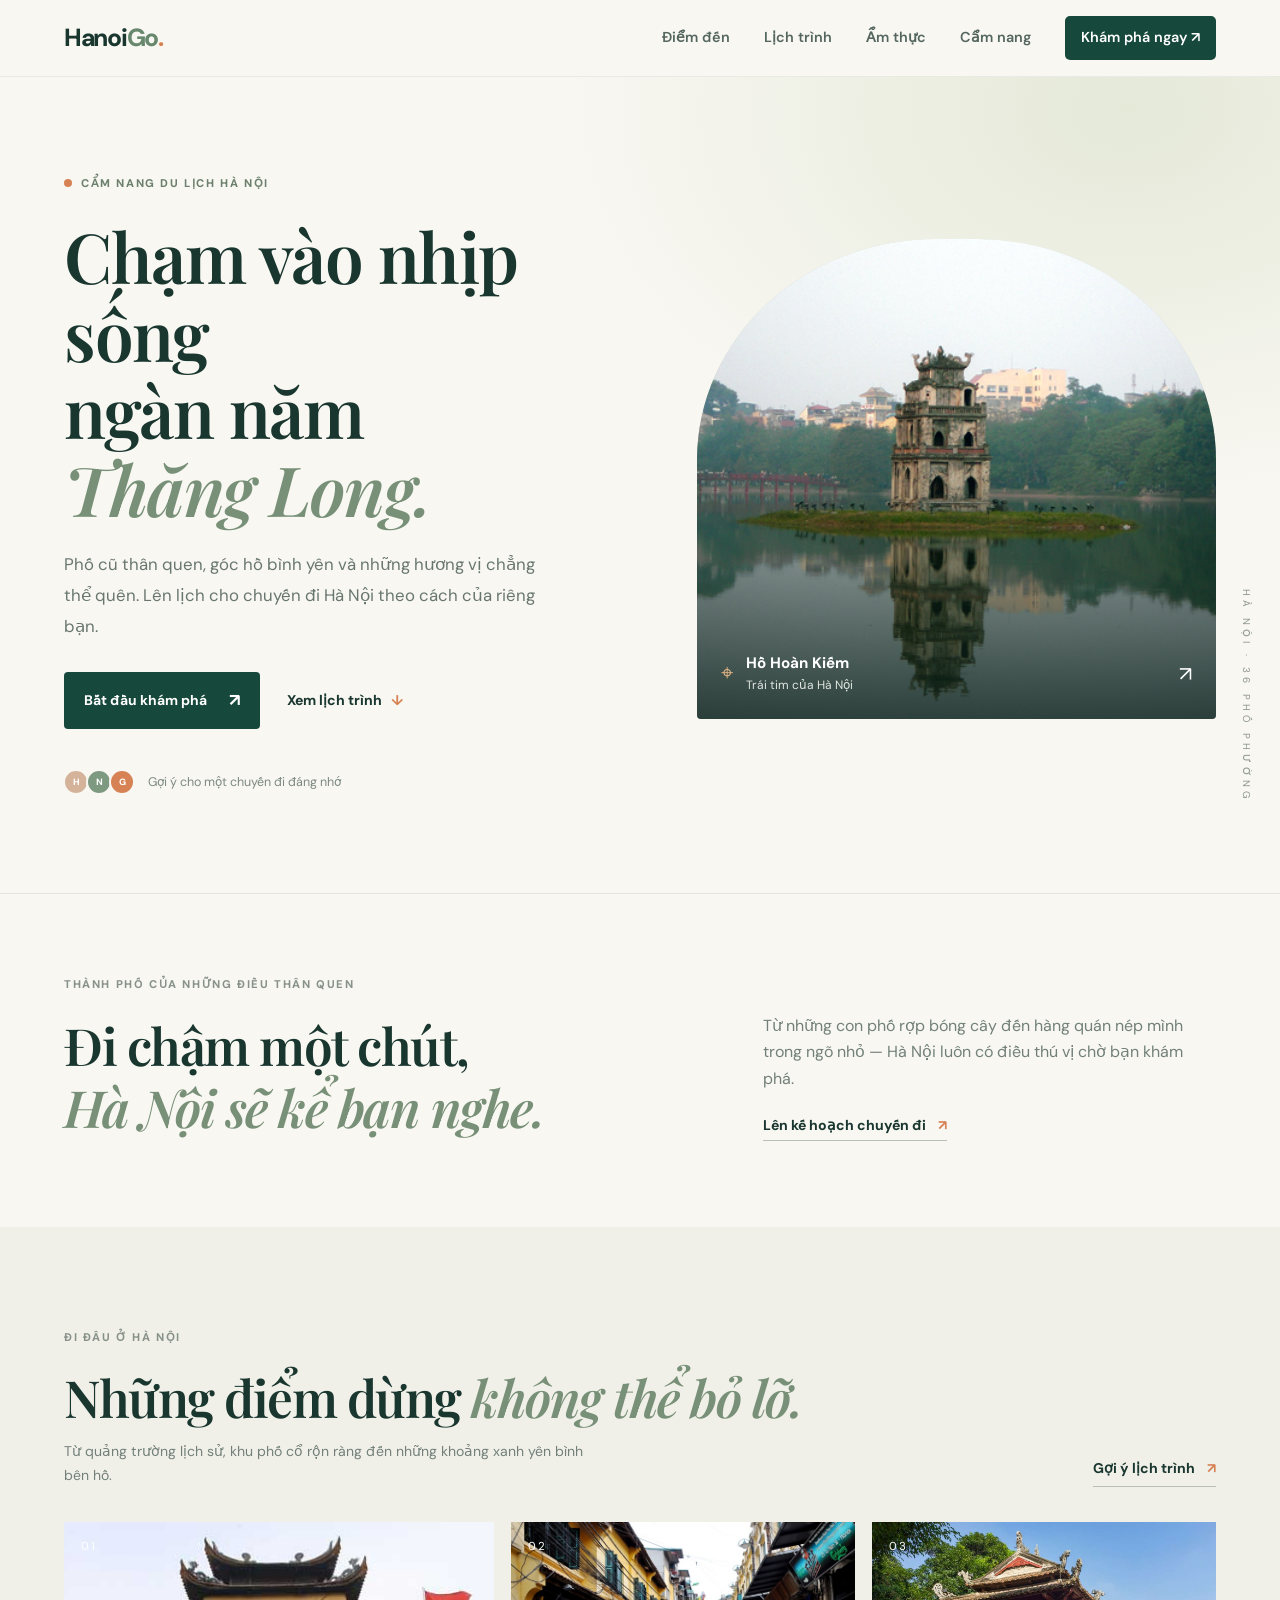
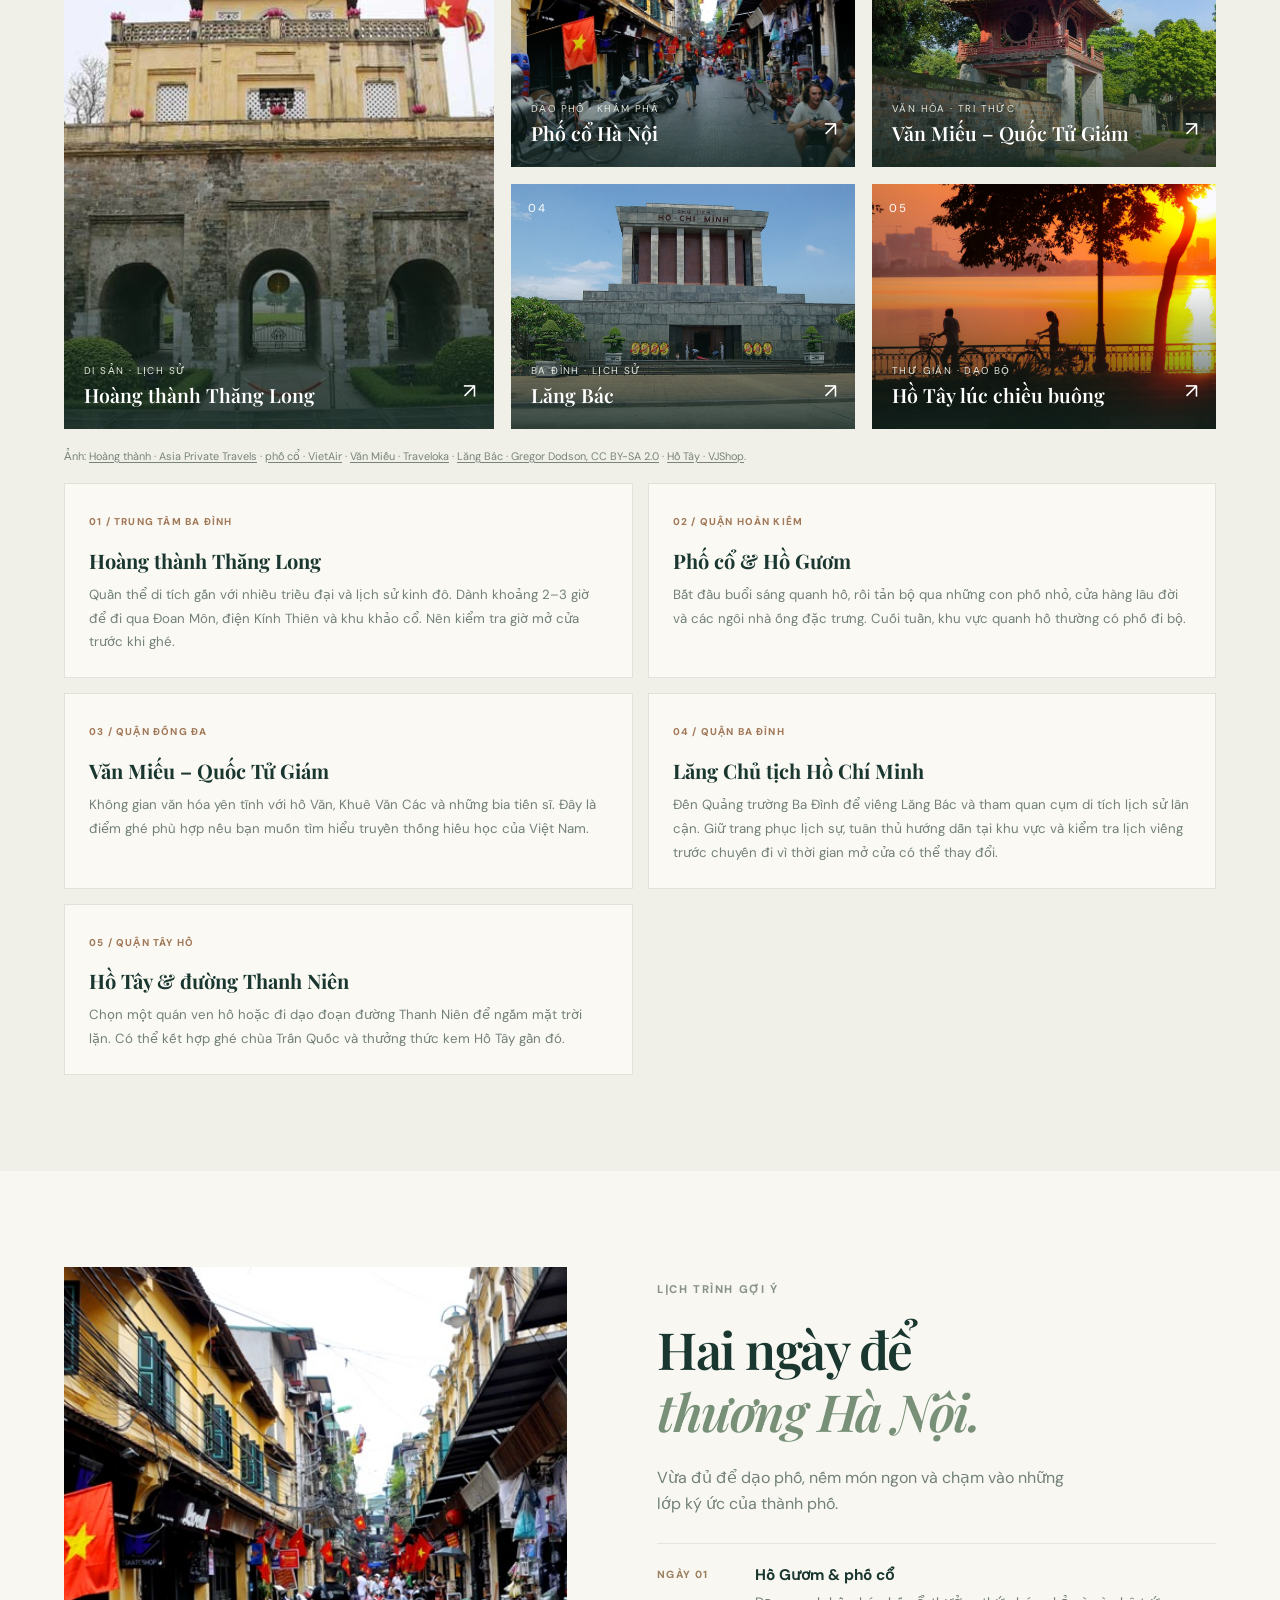
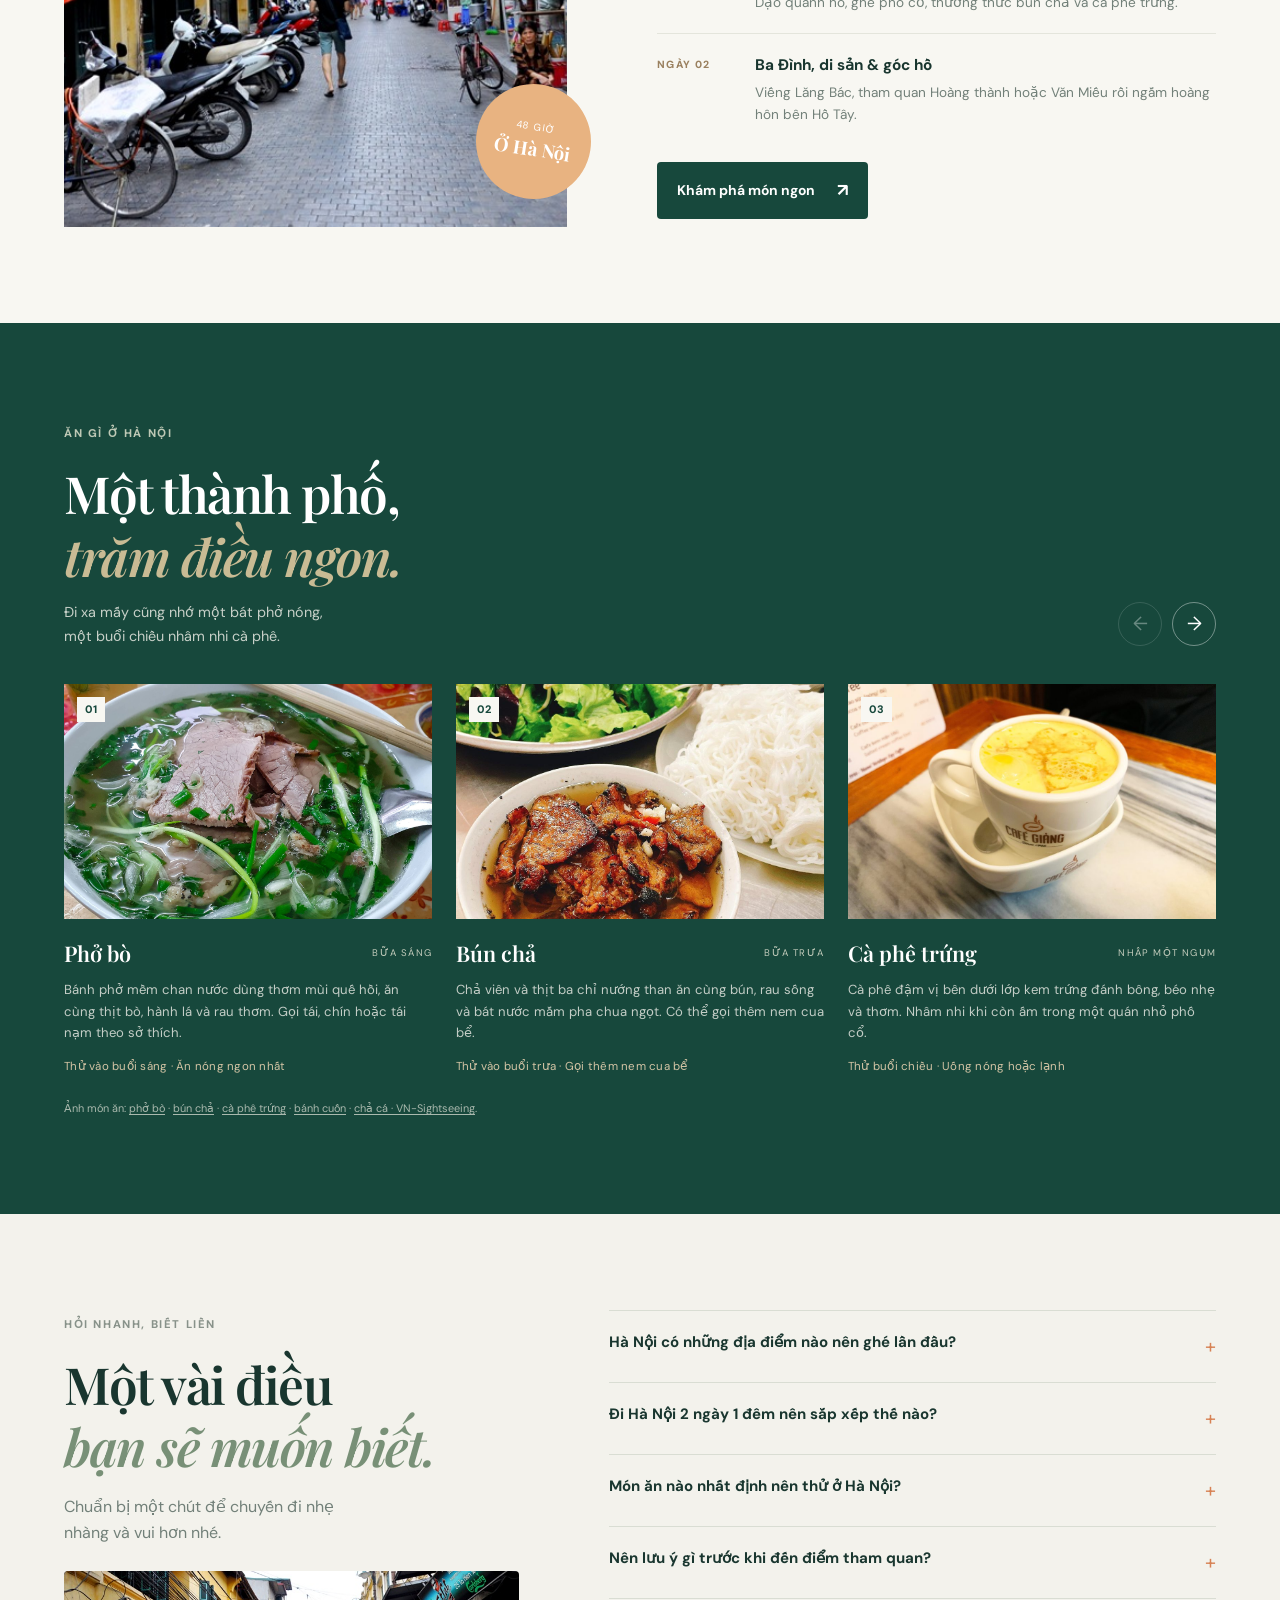
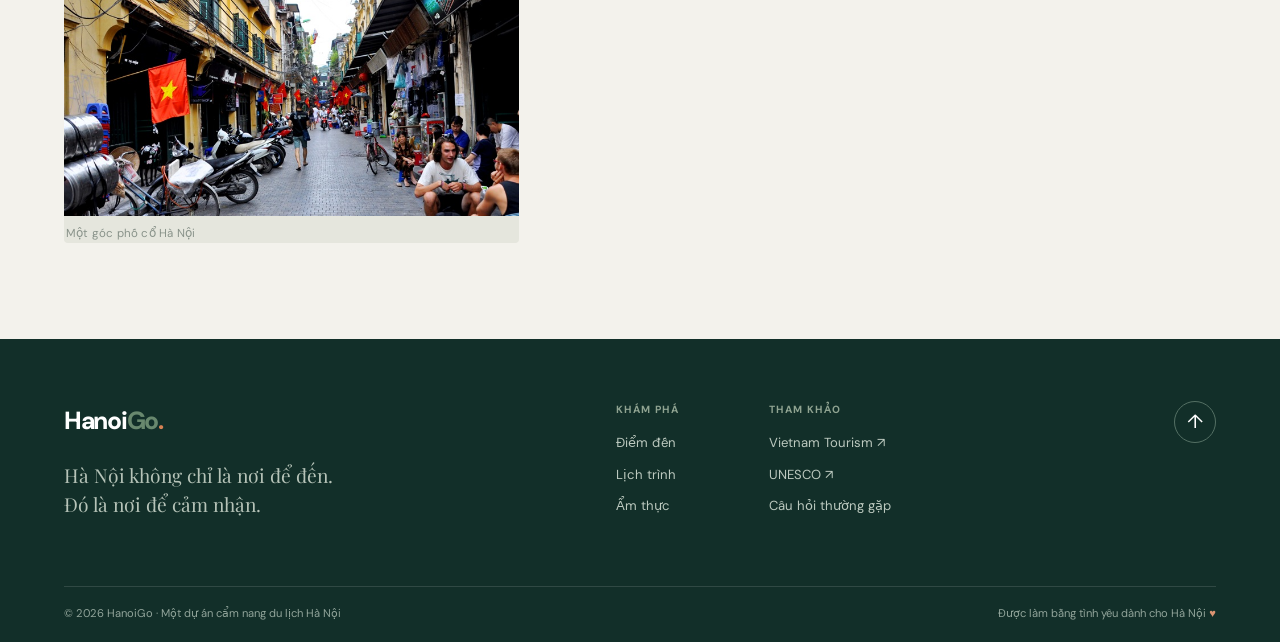
<file: index.html>
﻿<!doctype html>
<html lang="vi">
<head>
  <meta charset="utf-8">
  <meta name="viewport" content="width=device-width, initial-scale=1">
  <meta name="description" content="Cẩm nang khám phá Hà Nội: địa điểm nổi bật, lịch trình 2 ngày 1 đêm, món ngon và kinh nghiệm hữu ích.">
  <meta name="theme-color" content="#123c35">
  <title>HanoiGo — Cẩm nang khám phá Hà Nội</title>
  <link rel="stylesheet" href="css/style.css">
  <link rel="stylesheet" href="css/content.css">
  <link rel="stylesheet" href="css/faq.css">
  <script type="application/ld+json">{"@context":"https://schema.org","@type":"WebSite","name":"HanoiGo","description":"Cẩm nang khám phá Hà Nội","inLanguage":"vi-VN"}</script>
  <script type="application/ld+json">{"@context":"https://schema.org","@type":"FAQPage","mainEntity":[{"@type":"Question","name":"Hà Nội có những địa điểm du lịch nào nổi bật?","acceptedAnswer":{"@type":"Answer","text":"Bạn có thể bắt đầu với Hồ Hoàn Kiếm và phố cổ, Văn Miếu – Quốc Tử Giám, khu vực Ba Đình và Hoàng thành Thăng Long."}},{"@type":"Question","name":"Hà Nội 2 ngày 1 đêm nên đi đâu?","acceptedAnswer":{"@type":"Answer","text":"Ngày đầu khám phá Hồ Hoàn Kiếm, phố cổ và thưởng thức ẩm thực; ngày thứ hai tham quan Hoàng thành Thăng Long và một điểm văn hóa."}},{"@type":"Question","name":"Hà Nội có món ăn gì nổi tiếng?","acceptedAnswer":{"@type":"Answer","text":"Phở, bún chả, bánh cuốn, xôi và cà phê trứng là những món thường được nhắc đến."}}]}</script>
</head>
<body>
  <header class="site-header"><div class="wrap nav"><a class="logo" href="#top" aria-label="HanoiGo trang chủ">Hanoi<span>Go</span><i>.</i></a><button id="menu" aria-label="Mở menu" aria-expanded="false">☰</button><nav id="nav" aria-label="Điều hướng chính"><a href="#places">Điểm đến</a><a href="#itinerary">Lịch trình</a><a href="#food">Ẩm thực</a><a href="#faq">Cẩm nang</a><a class="nav-cta" href="#places">Khám phá ngay <span>↗</span></a></nav></div></header>
  <main id="top">
    <section class="hero"><div class="wrap hero-content"><div class="hero-copy"><span class="eyebrow"><span class="eyebrow-dot"></span> CẨM NANG DU LỊCH HÀ NỘI</span><h1>Chạm vào nhịp sống<br>ngàn năm <em>Thăng Long.</em></h1><p>Phố cũ thân quen, góc hồ bình yên và những hương vị chẳng thể quên. Lên lịch cho chuyến đi Hà Nội theo cách của riêng bạn.</p><div class="hero-actions"><a class="button button-dark" href="#places">Bắt đầu khám phá <span>↗</span></a><a class="text-link" href="#itinerary">Xem lịch trình <span>↓</span></a></div><div class="hero-note"><div class="avatar-stack"><span>H</span><span>N</span><span>G</span></div><span>Gợi ý cho một chuyến đi đáng nhớ</span></div></div><div class="hero-photo"><img src="assets/photos/ho-guom.jpg" alt="Ảnh Tháp Rùa giữa hồ Hoàn Kiếm"><div class="photo-caption"><span class="caption-icon">⌖</span><span><b>Hồ Hoàn Kiếm</b><small>Trái tim của Hà Nội</small></span><span class="caption-arrow">↗</span></div><span class="photo-index">01 / 04</span></div><div class="hero-deco">HÀ NỘI · 36 PHỐ PHƯỜNG</div></div></section>
    <section class="intro section"><div class="wrap intro-grid"><div><span class="eyebrow muted">THÀNH PHỐ CỦA NHỮNG ĐIỀU THÂN QUEN</span><h2>Đi chậm một chút,<br><em>Hà Nội sẽ kể bạn nghe.</em></h2></div><div class="intro-copy"><p>Từ những con phố rợp bóng cây đến hàng quán nép mình trong ngõ nhỏ — Hà Nội luôn có điều thú vị chờ bạn khám phá.</p><a class="under-link" href="#itinerary">Lên kế hoạch chuyến đi <span>↗</span></a></div></div></section>
    <section id="places" class="section places-section"><div class="wrap"><div class="section-heading"><div><span class="eyebrow muted">ĐI ĐÂU Ở HÀ NỘI</span><h2>Những điểm dừng <em>không thể bỏ lỡ.</em></h2><p class="section-lead">Từ quảng trường lịch sử, khu phố cổ rộn ràng đến những khoảng xanh yên bình bên hồ.</p></div><a class="under-link desktop-link" href="#itinerary">Gợi ý lịch trình <span>↗</span></a></div><div class="destination-grid"><article class="destination destination-large"><img src="assets/photos/hoang-thanh.jpg" alt="Ảnh cổng Đoan Môn tại Hoàng thành Thăng Long"><span class="destination-number">01</span><span class="destination-info"><small>DI SẢN · LỊCH SỬ</small><b>Hoàng thành Thăng Long</b><span class="destination-arrow">↗</span></span></article><article class="destination"><img src="assets/photos/pho-co.jpg" alt="Ảnh một con phố trong khu phố cổ Hà Nội"><span class="destination-number">02</span><span class="destination-info"><small>DẠO PHỐ · KHÁM PHÁ</small><b>Phố cổ Hà Nội</b><span class="destination-arrow">↗</span></span></article><article class="destination"><img src="assets/photos/van-mieu.jpg" alt="Ảnh Khuê Văn Các tại Văn Miếu – Quốc Tử Giám"><span class="destination-number">03</span><span class="destination-info"><small>VĂN HÓA · TRI THỨC</small><b>Văn Miếu – Quốc Tử Giám</b><span class="destination-arrow">↗</span></span></article><article class="destination"><img src="assets/photos/lang-bac.jpg" alt="Ảnh Lăng Chủ tịch Hồ Chí Minh tại Quảng trường Ba Đình"><span class="destination-number">04</span><span class="destination-info"><small>BA ĐÌNH · LỊCH SỬ</small><b>Lăng Bác</b><span class="destination-arrow">↗</span></span></article><article class="destination"><img src="assets/photos/ho-tay.jpg" alt="Ảnh hoàng hôn bên Hồ Tây ở Hà Nội"><span class="destination-number">05</span><span class="destination-info"><small>THƯ GIÃN · DẠO BỘ</small><b>Hồ Tây lúc chiều buông</b><span class="destination-arrow">↗</span></span></article></div><p class="photo-credits">Ảnh: <a href="https://asiaprivatetravels.com/travel-guide/vietnam-travel-guides/top-wonderful-places-in-hanoi.html" target="_blank" rel="noopener">Hoàng thành · Asia Private Travels</a> · <a href="https://vietair.com.vn/du-lich-trong-nuoc/pho-co-ha-noi.html" target="_blank" rel="noopener">phố cổ · VietAir</a> · <a href="https://www.traveloka.com/vi-vn/explore/destination/van-mieu-quoc-tu-giam-ha-noi-acc/158898" target="_blank" rel="noopener">Văn Miếu · Traveloka</a> · <a href="https://commons.wikimedia.org/wiki/File:Ho_chi_minh_mausoleum.jpg" target="_blank" rel="noopener">Lăng Bác · Gregor Dodson, CC BY-SA 2.0</a> · <a href="https://vjshop.vn/tin-tuc/nhiep-anh/dia-diem-chup-anh-mua-thu-ha-noi-dep" target="_blank" rel="noopener">Hồ Tây · VJShop</a>.</p><div class="place-details"><article><span>01 / TRUNG TÂM BA ĐÌNH</span><h3>Hoàng thành Thăng Long</h3><p>Quần thể di tích gắn với nhiều triều đại và lịch sử kinh đô. Dành khoảng 2–3 giờ để đi qua Đoan Môn, điện Kính Thiên và khu khảo cổ. Nên kiểm tra giờ mở cửa trước khi ghé.</p></article><article><span>02 / QUẬN HOÀN KIẾM</span><h3>Phố cổ & Hồ Gươm</h3><p>Bắt đầu buổi sáng quanh hồ, rồi tản bộ qua những con phố nhỏ, cửa hàng lâu đời và các ngôi nhà ống đặc trưng. Cuối tuần, khu vực quanh hồ thường có phố đi bộ.</p></article><article><span>03 / QUẬN ĐỐNG ĐA</span><h3>Văn Miếu – Quốc Tử Giám</h3><p>Không gian văn hóa yên tĩnh với hồ Văn, Khuê Văn Các và những bia tiến sĩ. Đây là điểm ghé phù hợp nếu bạn muốn tìm hiểu truyền thống hiếu học của Việt Nam.</p></article><article><span>04 / QUẬN BA ĐÌNH</span><h3>Lăng Chủ tịch Hồ Chí Minh</h3><p>Đến Quảng trường Ba Đình để viếng Lăng Bác và tham quan cụm di tích lịch sử lân cận. Giữ trang phục lịch sự, tuân thủ hướng dẫn tại khu vực và kiểm tra lịch viếng trước chuyến đi vì thời gian mở cửa có thể thay đổi.</p></article><article><span>05 / QUẬN TÂY HỒ</span><h3>Hồ Tây & đường Thanh Niên</h3><p>Chọn một quán ven hồ hoặc đi dạo đoạn đường Thanh Niên để ngắm mặt trời lặn. Có thể kết hợp ghé chùa Trấn Quốc và thưởng thức kem Hồ Tây gần đó.</p></article></div></div></section>
    <section id="itinerary" class="section itinerary-section"><div class="wrap itinerary-grid"><div class="itinerary-photo"><img src="assets/photos/pho-co.jpg" alt="Ảnh con phố trong khu phố cổ Hà Nội"><span class="image-sticker">48 GIỜ<br><b>Ở Hà Nội</b></span></div><div class="itinerary-copy"><span class="eyebrow muted">LỊCH TRÌNH GỢI Ý</span><h2>Hai ngày để<br><em>thương Hà Nội.</em></h2><p class="section-lead">Vừa đủ để dạo phố, nếm món ngon và chạm vào những lớp ký ức của thành phố.</p><div class="day"><span class="day-label">NGÀY 01</span><div><b>Hồ Gươm & phố cổ</b><p>Dạo quanh hồ, ghé phố cổ, thưởng thức bún chả và cà phê trứng.</p></div></div><div class="day"><span class="day-label">NGÀY 02</span><div><b>Ba Đình, di sản & góc hồ</b><p>Viếng Lăng Bác, tham quan Hoàng thành hoặc Văn Miếu rồi ngắm hoàng hôn bên Hồ Tây.</p></div></div><a class="button button-dark" href="#food">Khám phá món ngon <span>↗</span></a></div></div></section>
    <section id="food" class="section food-section"><div class="wrap"><div class="section-heading food-heading"><div><span class="eyebrow">ĂN GÌ Ở HÀ NỘI</span><h2>Một thành phố,<br><em>trăm điều ngon.</em></h2><p>Đi xa mấy cũng nhớ một bát phở nóng,<br>một buổi chiều nhâm nhi cà phê.</p></div><div class="food-controls"><button id="food-prev" type="button" aria-label="Xem món ăn trước">←</button><button id="food-next" type="button" aria-label="Xem món ăn tiếp theo">→</button></div></div><div class="food-grid" id="food-track" aria-label="Các món ngon Hà Nội"><article class="food-card"><div class="food-image"><img src="assets/photos/pho-bo.jpg" alt="Tô phở bò với bánh phở, thịt bò và rau thơm" loading="lazy"><span>01</span></div><div class="food-meta"><h3>Phở bò</h3><span>BỮA SÁNG</span></div><p>Bánh phở mềm chan nước dùng thơm mùi quế hồi, ăn cùng thịt bò, hành lá và rau thơm. Gọi tái, chín hoặc tái nạm theo sở thích.</p><small class="food-tip">Thử vào buổi sáng · Ăn nóng ngon nhất</small></article><article class="food-card"><div class="food-image"><img src="assets/photos/bun-cha.jpg" alt="Bún chả với thịt nướng, bún và rau sống" loading="lazy"><span>02</span></div><div class="food-meta"><h3>Bún chả</h3><span>BỮA TRƯA</span></div><p>Chả viên và thịt ba chỉ nướng than ăn cùng bún, rau sống và bát nước mắm pha chua ngọt. Có thể gọi thêm nem cua bể.</p><small class="food-tip">Thử vào buổi trưa · Gọi thêm nem cua bể</small></article><article class="food-card"><div class="food-image"><img src="assets/photos/ca-phe-trung.jpg" alt="Cà phê trứng với lớp kem vàng mịn" loading="lazy"><span>03</span></div><div class="food-meta"><h3>Cà phê trứng</h3><span>NHẤP MỘT NGỤM</span></div><p>Cà phê đậm vị bên dưới lớp kem trứng đánh bông, béo nhẹ và thơm. Nhâm nhi khi còn ấm trong một quán nhỏ phố cổ.</p><small class="food-tip">Thử buổi chiều · Uống nóng hoặc lạnh</small></article><article class="food-card"><div class="food-image"><img src="assets/photos/banh-cuon.jpg" alt="Bánh cuốn cuộn mỏng rắc hành phi" loading="lazy"><span>04</span></div><div class="food-meta"><h3>Bánh cuốn</h3><span>BỮA SÁNG</span></div><p>Lớp bánh mỏng mềm cuốn nhân thịt băm, rắc hành phi thơm và ăn cùng nước chấm, rau thơm hoặc chả quế.</p><small class="food-tip">Gọi thêm chả quế · Ăn kèm nước mắm</small></article><article class="food-card"><div class="food-image"><img src="assets/photos/cha-ca.jpg" alt="Chả cá Hà Nội nấu cùng thì là và hành xanh" loading="lazy"><span>05</span></div><div class="food-meta"><h3>Chả cá</h3><span>BỮA TỐI</span></div><p>Cá ướp nghệ được làm nóng cùng thì là và hành lá tại bàn, ăn với bún, lạc rang và mắm tôm pha chanh.</p><small class="food-tip">Món ăn chia sẻ · Dùng nóng tại bàn</small></article></div><div class="photo-credits">Ảnh món ăn: <a href="https://rentabikevn.com/wp-content/uploads/2019/11/Pho-Bo-Pho-Bo-Hao-Ngoc-scaled.jpg" target="_blank" rel="noopener">phở bò</a> · <a href="https://vinwonders.com/vi/wonderpedia/news/quan-bun-cha-ha-noi-ngon-dat-khach/" target="_blank" rel="noopener">bún chả</a> · <a href="https://walking-vietnam.net/rensai/jinsei-yutaka-diaries/i-revisited-the-cafe-giang/" target="_blank" rel="noopener">cà phê trứng</a> · <a href="https://grandcititelhanoi.com/blog/hanoi-attractions/unforgetable-street-food.html" target="_blank" rel="noopener">bánh cuốn</a> · <a href="https://vn-sightseeing.com/vi/articles/dac-san-ha-noi" target="_blank" rel="noopener">chả cá · VN-Sightseeing</a>.</div></div></section>
    <section id="faq" class="section faq-section"><div class="wrap faq-grid"><div class="faq-intro"><span class="eyebrow muted">HỎI NHANH, BIẾT LIỀN</span><h2>Một vài điều<br><em>bạn sẽ muốn biết.</em></h2><p>Chuẩn bị một chút để chuyến đi nhẹ nhàng và vui hơn nhé.</p><figure class="faq-photo"><img src="assets/photos/pho-co.jpg" alt="Phố cổ Hà Nội với những dãy nhà vàng và cờ đỏ"><figcaption>Một góc phố cổ Hà Nội</figcaption></figure></div><div class="faq-list"><details><summary>Hà Nội có những địa điểm nào nên ghé lần đầu?<span>+</span></summary><p>Hồ Hoàn Kiếm, phố cổ, Văn Miếu – Quốc Tử Giám và Hoàng thành Thăng Long là những điểm khởi đầu tuyệt vời.</p></details><details><summary>Đi Hà Nội 2 ngày 1 đêm nên sắp xếp thế nào?<span>+</span></summary><p>Dành ngày đầu cho Hồ Gươm, phố cổ và ẩm thực; ngày thứ hai tham quan di sản, bảo tàng hoặc Hồ Tây.</p></details><details><summary>Món ăn nào nhất định nên thử ở Hà Nội?<span>+</span></summary><p>Phở, bún chả, bánh cuốn và cà phê trứng là những lựa chọn được nhiều du khách yêu thích.</p></details><details><summary>Nên lưu ý gì trước khi đến điểm tham quan?<span>+</span></summary><p>Giờ mở cửa và quy định có thể thay đổi. Hãy kiểm tra thông tin chính thức của từng địa điểm trước chuyến đi.</p></details></div></div></section>
  </main>
  <footer class="footer"><div class="wrap"><div class="footer-main"><div class="footer-brand"><a class="logo" href="#top">Hanoi<span>Go</span><i>.</i></a><p>Hà Nội không chỉ là nơi để đến.<br>Đó là nơi để cảm nhận.</p></div><div class="footer-links"><div><b>KHÁM PHÁ</b><a href="#places">Điểm đến</a><a href="#itinerary">Lịch trình</a><a href="#food">Ẩm thực</a></div><div><b>THAM KHẢO</b><a href="https://vietnam.travel/" target="_blank" rel="noopener">Vietnam Tourism ↗</a><a href="https://whc.unesco.org/en/list/1328" target="_blank" rel="noopener">UNESCO ↗</a><a href="#faq">Câu hỏi thường gặp</a></div></div><a class="back-top" href="#top" aria-label="Về đầu trang">↑</a></div><div class="footer-bottom"><span>© 2026 HanoiGo · Một dự án cẩm nang du lịch Hà Nội</span><span>Được làm bằng tình yêu dành cho Hà Nội <i>♥</i></span></div></div></footer>
  <script src="js/app.js"></script>
</body>
</html>
</file>
<file: css/style.css>
@import url('https://fonts.googleapis.com/css2?family=DM+Sans:wght@400;500;600;700;800&family=Playfair+Display:ital,wght@0,600;0,700;1,600;1,700&display=swap');
:root{--ink:#19362f;--green:#17483c;--muted:#728079;--paper:#f8f7f2;--line:#e4e5dc;--accent:#d78254;--serif:'Playfair Display',Georgia,serif;--sans:'DM Sans',Arial,sans-serif}*{box-sizing:border-box}html{scroll-behavior:smooth;scroll-padding-top:82px}body{margin:0;background:var(--paper);color:var(--ink);font-family:var(--sans);line-height:1.65}a{color:inherit;text-decoration:none}.wrap{width:min(1180px,90%);margin:auto}.site-header{position:sticky;top:0;z-index:20;background:#f8f7f2ed;backdrop-filter:blur(14px);border-bottom:1px solid #19362f12}.nav{height:76px;display:flex;align-items:center;justify-content:space-between}.logo{font-size:1.55rem;font-weight:800;letter-spacing:-1.3px;color:var(--ink)}.logo span{color:#68886e}.logo i{font-style:normal;color:var(--accent)}nav{display:flex;align-items:center;gap:34px;font-size:.9rem;font-weight:600;color:#54665f}nav a:hover,.under-link:hover{color:var(--accent)}.nav-cta{padding:10px 16px;background:var(--green);color:white;border-radius:5px}.nav-cta:hover{color:white;background:#286452}#menu{display:none}.hero{padding:64px 0 76px;overflow:hidden;background:radial-gradient(ellipse at 88% 4%,#e5e9d8 0,transparent 35%)}.hero-content{position:relative;display:grid;grid-template-columns:1fr .92fr;gap:68px;align-items:center}.hero-copy{padding:28px 0 22px}.eyebrow{display:inline-flex;align-items:center;gap:9px;font-size:.7rem;letter-spacing:1.6px;font-weight:800;color:#6d806d}.eyebrow-dot{width:8px;height:8px;border-radius:50%;background:var(--accent)}.muted{color:#88928a}h1,h2{font-family:var(--serif);font-weight:600;letter-spacing:-1.5px}h1{font-size:clamp(3rem,5.4vw,5.1rem);line-height:1.12;margin:22px 0}h1 em,h2 em{font-weight:600;color:#789077}h1 em{white-space:nowrap}.hero-copy>p{max-width:490px;color:#68766f;font-size:1.05rem;line-height:1.85}.hero-actions{display:flex;align-items:center;gap:27px;margin-top:30px}.button{display:inline-flex;align-items:center;gap:22px;padding:14px 20px;font-size:.87rem;font-weight:700;border-radius:4px}.button-dark{background:var(--green);color:#fff}.button-dark:hover{background:#286452}.button span{font-size:1.1rem}.text-link,.under-link{font-weight:700;font-size:.88rem}.text-link span{padding-left:6px;color:var(--accent)}.hero-note{margin-top:40px;display:flex;align-items:center;gap:13px;color:#7d8981;font-size:.78rem}.avatar-stack{display:flex;padding-left:2px}.avatar-stack span{margin-left:-3px;width:26px;height:26px;border:2px solid var(--paper);border-radius:50%;display:grid;place-items:center;background:#d4b39a;color:white;font-size:.57rem;font-weight:800}.avatar-stack span:nth-child(2){background:#7d9980}.avatar-stack span:nth-child(3){background:#d78254}.hero-photo{height:480px;position:relative;border-radius:46% 46% 4px 4px;overflow:hidden;background:#d2d9cd}.hero-photo:after,.destination:after{content:'';position:absolute;inset:35% 0 0;background:linear-gradient(transparent,#10251fcc)}.hero-photo>img,.destination>img,.itinerary-photo>img,.food-image img{width:100%;height:100%;object-fit:cover;display:block}.hero-photo>img{object-position:center 56%}.photo-caption{position:absolute;z-index:1;bottom:23px;left:24px;right:24px;display:flex;align-items:center;gap:13px;color:white}.caption-icon{font-size:1.4rem;color:#e6b784}.photo-caption b,.photo-caption small{display:block}.photo-caption b{font-size:.95rem}.photo-caption small{font-size:.75rem;color:#e1e7e1}.caption-arrow{margin-left:auto;font-size:1.3rem}.photo-index{position:absolute;z-index:1;top:20px;right:20px;background:#142a2a99;padding:5px 10px;color:#fff;font-size:.68rem;letter-spacing:1px}.hero-deco{position:absolute;right:-38px;bottom:14px;writing-mode:vertical-rl;letter-spacing:4px;font-size:.62rem;color:#8d968a}.section{padding:96px 0}.intro{padding:76px 0 88px;border-top:1px solid var(--line)}.intro-grid{display:grid;grid-template-columns:1fr .72fr;gap:70px;align-items:end}.intro h2,.section-heading h2,.itinerary-copy h2,.faq-grid h2{font-size:clamp(2.25rem,4vw,3.5rem);line-height:1.22;margin:17px 0 0}.intro-copy p{color:var(--muted);margin:0 0 20px;max-width:450px}.under-link{padding-bottom:6px;border-bottom:1px solid #b9c1b6}.under-link span{padding-left:9px;color:var(--accent)}.places-section{background:#f0f0e9}.section-heading{display:flex;align-items:end;justify-content:space-between;margin-bottom:35px}.destination-grid{display:grid;grid-template-columns:1.25fr 1fr 1fr;grid-template-rows:245px 245px;gap:17px}.destination{position:relative;display:block;overflow:hidden;background:#9ea99a;color:white}.destination img{transition:transform .65s}.destination:hover img{transform:scale(1.045)}.destination:after{inset:40% 0 0}.destination-large{grid-row:span 2}.destination-number{position:absolute;z-index:1;top:15px;left:17px;font-size:.72rem;letter-spacing:1.5px}.destination-info{position:absolute;z-index:1;left:20px;right:18px;bottom:17px}.destination-info small{display:block;font-size:.62rem;letter-spacing:1.4px;color:#e2e5d9}.destination-info b{font-family:var(--serif);font-size:1.22rem;font-weight:600}.destination-arrow{position:absolute;right:0;bottom:3px;font-size:1.3rem}.itinerary-grid{display:grid;grid-template-columns:.9fr 1fr;gap:90px;align-items:center}.itinerary-photo{height:560px;position:relative}.itinerary-photo>img{object-position:50% center}.image-sticker{position:absolute;right:-24px;bottom:28px;width:115px;height:115px;border-radius:50%;background:#e8b381;color:white;display:grid;align-content:center;text-align:center;font-size:.62rem;line-height:1.5;letter-spacing:1px;transform:rotate(9deg)}.image-sticker b{font-family:var(--serif);font-size:1.16rem;letter-spacing:0}.section-lead{color:var(--muted);max-width:430px;margin:22px 0 25px}.day{display:grid;grid-template-columns:86px 1fr;gap:12px;padding:18px 0;border-top:1px solid var(--line)}.day-label{font-size:.65rem;letter-spacing:1.3px;font-weight:800;color:#9a805f;padding-top:4px}.day b{font-size:.96rem}.day p{margin:4px 0 0;color:var(--muted);font-size:.85rem}.itinerary-copy>.button{margin-top:17px}.food-section{background:var(--green);color:#fff}.food-section .eyebrow{color:#bdc8b5}.food-section .section-heading h2 em{color:#c9bb94}.food-section .section-heading>p{color:#c7d0c8;font-size:.9rem;margin:0 0 6px}.food-grid{display:grid;grid-template-columns:repeat(3,1fr);gap:25px}.food-card{min-width:0}.food-image{height:235px;position:relative;overflow:hidden;background:#789077}.food-image img{transition:transform .5s}.food-card:hover .food-image img{transform:scale(1.04)}.food-image>span{position:absolute;left:13px;top:13px;background:#f8f7f2;color:var(--green);font-size:.68rem;font-weight:800;padding:4px 8px}.food-meta{display:flex;align-items:center;justify-content:space-between;margin-top:17px;gap:8px}.food-meta h3{font-family:var(--serif);font-size:1.35rem;font-weight:600;margin:0}.food-meta>span{font-size:.6rem;letter-spacing:1.2px;color:#c2cbbb}.food-card>p{color:#c3cdc6;font-size:.82rem;margin:8px 0 0}.faq-section{background:#f3f2ec}.faq-grid{display:grid;grid-template-columns:.75fr 1fr;gap:90px}.faq-grid>div:first-child>p{color:var(--muted);max-width:300px}.faq-list details{border-bottom:1px solid #d9ddd3;padding:19px 0}.faq-list details:first-child{border-top:1px solid #d9ddd3}.faq-list summary{display:flex;justify-content:space-between;gap:20px;cursor:pointer;list-style:none;font-weight:700;font-size:.94rem}.faq-list summary::-webkit-details-marker{display:none}.faq-list summary span{color:var(--accent);font-size:1.25rem;font-weight:400;transition:transform .2s}.faq-list details[open] summary span{transform:rotate(45deg)}.faq-list details p{color:var(--muted);font-size:.87rem;max-width:620px;margin:12px 25px 0 0}.footer{background:#122f29;color:#dce4da;padding:62px 0 20px}.footer-main{display:flex;justify-content:space-between;align-items:flex-start;padding-bottom:48px}.footer .logo{color:white}.footer-brand p{font-family:var(--serif);font-size:1.2rem;color:#b6c3b8;line-height:1.5}.footer-links{display:flex;gap:90px}.footer-links>div{display:grid;align-content:start;gap:10px;font-size:.82rem;color:#bcc9bf}.footer-links b{font-size:.65rem;letter-spacing:1.4px;color:#8fa391;margin-bottom:4px}.footer-links a:hover{color:white}.back-top{width:42px;height:42px;border:1px solid #547064;border-radius:50%;display:grid;place-items:center;color:white;font-size:1.2rem}.footer-bottom{border-top:1px solid #ffffff20;padding-top:17px;display:flex;justify-content:space-between;color:#91a49a;font-size:.7rem}.footer-bottom i{color:#db9472;font-style:normal}@media(max-width:900px){.hero-content{gap:35px}.hero-photo{height:420px}.destination-grid{grid-template-rows:210px 210px}.itinerary-grid,.faq-grid{gap:55px}.itinerary-photo{height:480px}.footer-links{gap:45px}}@media(max-width:680px){.wrap{width:min(100% - 38px,520px)}.nav{height:66px}#menu{display:block;border:0;background:none;color:var(--ink);font-size:1.5rem;cursor:pointer}nav{display:none;position:absolute;top:65px;left:0;right:0;background:var(--paper);padding:19px 22px 24px;align-items:stretch;gap:15px;flex-direction:column;border-bottom:1px solid var(--line)}nav.show{display:flex}nav .nav-cta{text-align:center}.hero{padding:35px 0 54px}.hero-content{grid-template-columns:1fr;gap:30px}.hero-copy{padding:8px 0 0}h1{font-size:clamp(2.8rem,12vw,4rem);margin:18px 0}.hero-copy>p{font-size:.95rem}.hero-photo{height:390px;width:91%;margin-left:auto;border-radius:46% 46% 4px 4px}.hero-deco{right:auto;left:-2px;bottom:15px}.section{padding:68px 0}.intro{padding:62px 0}.intro-grid,.itinerary-grid,.faq-grid{grid-template-columns:1fr;gap:25px}.intro h2,.section-heading h2,.itinerary-copy h2,.faq-grid h2{font-size:2.45rem}.intro-copy p{margin-bottom:15px}.section-heading{align-items:flex-start;gap:15px;flex-direction:column}.desktop-link{display:none}.destination-grid{grid-template-columns:1fr 1fr;grid-template-rows:260px 200px 200px;gap:11px}.destination-large{grid-column:span 2;grid-row:span 1}.destination-info{left:12px;right:12px;bottom:12px}.destination-info b{font-size:1.05rem}.destination-info small{font-size:.53rem}.destination-arrow{font-size:1rem}.itinerary-grid{gap:38px}.itinerary-photo{height:390px;width:92%;margin-left:0}.image-sticker{width:94px;height:94px;right:-20px}.food-section .section-heading>p{margin:0}.food-grid{grid-template-columns:1fr;gap:29px}.food-image{height:250px}.food-meta h3{font-size:1.25rem}.faq-grid{gap:19px}.footer{padding-top:44px}.footer-main{position:relative;display:grid;grid-template-columns:1fr auto;gap:28px;padding-bottom:32px}.footer-links{grid-column:1 / -1;justify-content:space-between;gap:25px}.footer-bottom{flex-direction:column;gap:7px;font-size:.65rem}.back-top{position:absolute;right:0;top:4px}}@media(prefers-reduced-motion:reduce){html{scroll-behavior:auto}*,*:before,*:after{transition:none!important}}
</file>
<file: css/content.css>
.place-details{display:grid;grid-template-columns:repeat(2,1fr);gap:15px;margin-top:18px}.place-details article{padding:23px 24px;background:#faf9f4;border:1px solid #e1e2d9}.place-details article>span{font-size:.62rem;font-weight:800;letter-spacing:1.2px;color:#a27958}.place-details h3{font-family:var(--serif);font-size:1.25rem;margin:10px 0 6px}.place-details p{font-size:.83rem;line-height:1.8;color:var(--muted);margin:0}.food-tip{display:block;margin-top:13px;color:#d3c4a5;font-size:.72rem;letter-spacing:.25px}.more-food{margin-top:38px;padding:22px 25px;border:1px solid #ffffff40;background:#ffffff0b}.more-food h3{font-family:var(--serif);font-size:1.3rem;margin:0 0 7px}.more-food p{margin:0;color:#d0d9d1;font-size:.84rem;line-height:1.9}.more-food b{color:#e9c597}.places-section .section-heading .section-lead{margin:12px 0 0;max-width:540px;font-size:.88rem}.food-heading{align-items:end}.food-heading>div:first-child>p{color:#c7d0c8;font-size:.9rem;margin:14px 0 0}.food-controls{display:flex;gap:10px;padding-bottom:3px}.food-controls button{width:44px;height:44px;border:1px solid #ffffff65;border-radius:50%;background:transparent;color:white;font:inherit;font-size:1.2rem;cursor:pointer;transition:background .2s,color .2s,opacity .2s}.food-controls button:hover:not(:disabled){background:#fff;color:var(--green)}.food-controls button:disabled{opacity:.35;cursor:default}.food-grid{display:flex;gap:24px;overflow-x:auto;scroll-snap-type:x mandatory;scroll-behavior:smooth;scrollbar-width:none;padding-bottom:5px}.food-grid::-webkit-scrollbar{display:none}.food-grid .food-card{flex:0 0 calc((100% - 48px)/3);scroll-snap-align:start}.photo-credits{margin:18px 0 0;color:#aab9ae;font-size:.68rem;line-height:1.7}.photo-credits a{text-decoration:underline;text-underline-offset:2px}.places-section>.wrap>.photo-credits{color:#78847a}.photo-credits a:hover{color:var(--accent)}@media(max-width:680px){.place-details{grid-template-columns:1fr;gap:10px;margin-top:11px}.place-details article{padding:18px}.more-food{padding:18px}.more-food p{line-height:1.8}.food-heading{flex-direction:row;align-items:end}.food-controls{gap:7px}.food-controls button{width:40px;height:40px}.food-grid{gap:15px}.food-grid .food-card{flex-basis:84%}.photo-credits{font-size:.65rem}}
</file>
<file: css/faq.css>
.faq-photo{margin:24px 0 0;overflow:hidden;background:#e5e6dd;border-radius:4px}.faq-photo img{display:block;width:100%;height:245px;object-fit:cover;object-position:center 52%}.faq-photo figcaption{padding:8px 2px 0;color:#89938a;font-size:.72rem;letter-spacing:.2px}@media(max-width:680px){.faq-photo{margin-top:19px}.faq-photo img{height:230px}}
</file>
